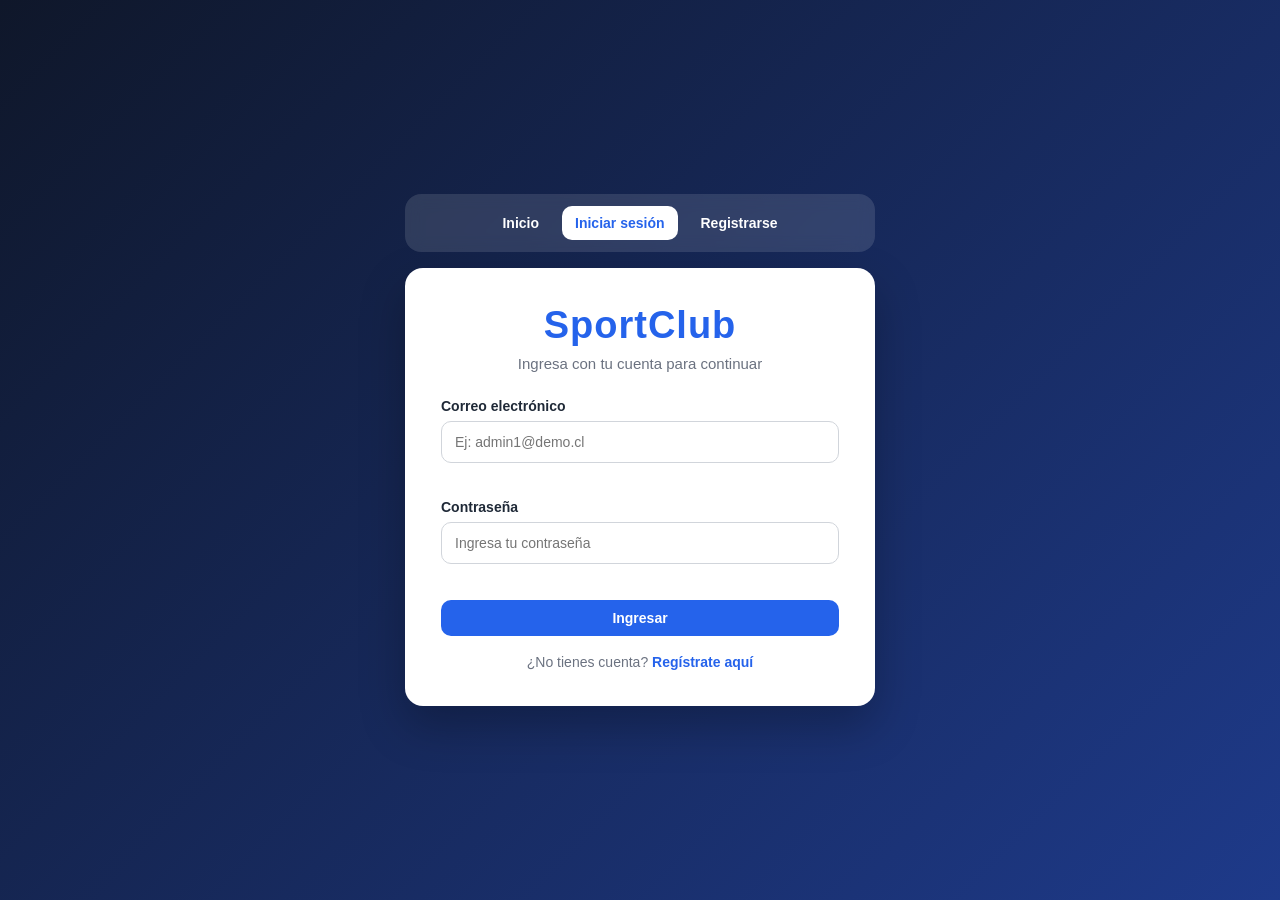
<file: dashboard.html>
<!DOCTYPE html>
<html lang="es">
<head>
    <meta charset="UTF-8">
    <meta name="viewport" content="width=device-width, initial-scale=1.0">
    <title>Dashboard - SportClub</title>
    <link rel="stylesheet" href="./css/style.css">
</head>
<body>

    <div class="layout">
        <aside class="sidebar">
            <div class="sidebar-brand">SportClub</div>

            <div class="sidebar-user">
                <div class="avatar-mini" id="avatarText">U</div>
                <div>
                    <h4 id="sidebarName">Usuario</h4>
                    <p id="sidebarRole">Rol</p>
                </div>
            </div>

            <nav class="menu">
                <a href="./dashboard.html" class="active">🏠 Dashboard</a>
                <a href="./users.html" class="admin-only">👥 Usuarios</a>
                <a href="./deportes.html" class="admin-only">🏅 Deportes</a>
                <a href="./equipos.html" class="admin-only">👕 Equipos</a>
                <a href="./entrenamientos.html" class="admin-only">📅 Entrenamientos</a>
                <a href="./reportes.html" class="admin-only">📊 Reportes</a>
                <div class="menu-divider"></div>
                <a href="./perfil.html">👤 Perfil</a>
            </nav>

            <div class="logout-area">
                <button id="logoutBtn" class="logout-btn">🚪 Cerrar sesión</button>
            </div>
        </aside>

        <main class="main">
            <header class="topbar">
                <h2>Sistema Deportivo</h2>
                <div id="topbarUser" class="topbar-user"></div>
            </header>

            <section class="content">
                <div class="page-header">
                    <div class="page-title">
                        <h1>Dashboard</h1>
                        <p>Panel principal de administración SportClub</p>
                    </div>
                </div>

                <div class="admin-summary">
                    <div class="summary-card">
                        <span>Usuarios</span>
                        <strong id="usersCount">0</strong>
                        <p>Total de cuentas registradas</p>
                    </div>

                    <div class="summary-card">
                        <span>Deportes</span>
                        <strong id="sportsCount">0</strong>
                        <p>Disciplinas disponibles</p>
                    </div>

                    <div class="summary-card">
                        <span>Equipos</span>
                        <strong id="teamsCount">0</strong>
                        <p>Equipos creados</p>
                    </div>

                    <div class="summary-card">
                        <span>Entrenamientos</span>
                        <strong id="trainingsCount">0</strong>
                        <p>Sesiones registradas</p>
                    </div>
                </div>

                <div class="grid-3">
                    <div class="stat-card">
                        <h3>Gestión de Usuarios</h3>
                        <p>Crear, editar, eliminar y revisar cuentas activas o desactivadas.</p>
                        <br>
                        <a href="./users.html" class="admin-only">
                            <button class="btn btn-primary">Ir a usuarios</button>
                        </a>
                    </div>

                    <div class="stat-card">
                        <h3>Entrenamientos</h3>
                        <p>Organiza sesiones por deporte, equipo, fecha y duración.</p>
                        <br>
                        <a href="./entrenamientos.html" class="admin-only">
                            <button class="btn btn-success">Ir a entrenamientos</button>
                        </a>
                    </div>

                    <div class="stat-card">
                        <h3>Reportes Mensuales</h3>
                        <p>Consulta estadísticas por mes de usuarios, equipos y entrenamientos.</p>
                        <br>
                        <a href="./reportes.html" class="admin-only">
                            <button class="btn btn-warning">Ver reportes</button>
                        </a>
                    </div>
                </div>

                <br>

                <div class="card">
                    <div class="card-header">
                        <h3>Resumen del sistema</h3>
                    </div>

                    <p>
                        Este panel permite administrar usuarios, deportes, equipos,
                        entrenamientos y reportes del sistema SportClub.
                    </p>
                </div>
            </section>
        </main>
    </div>

    <script src="./js/common.js"></script>
    <script src="./js/adminData.js"></script>
    <script src="./js/dashboard.js"></script>
</body>
</html>
</file>
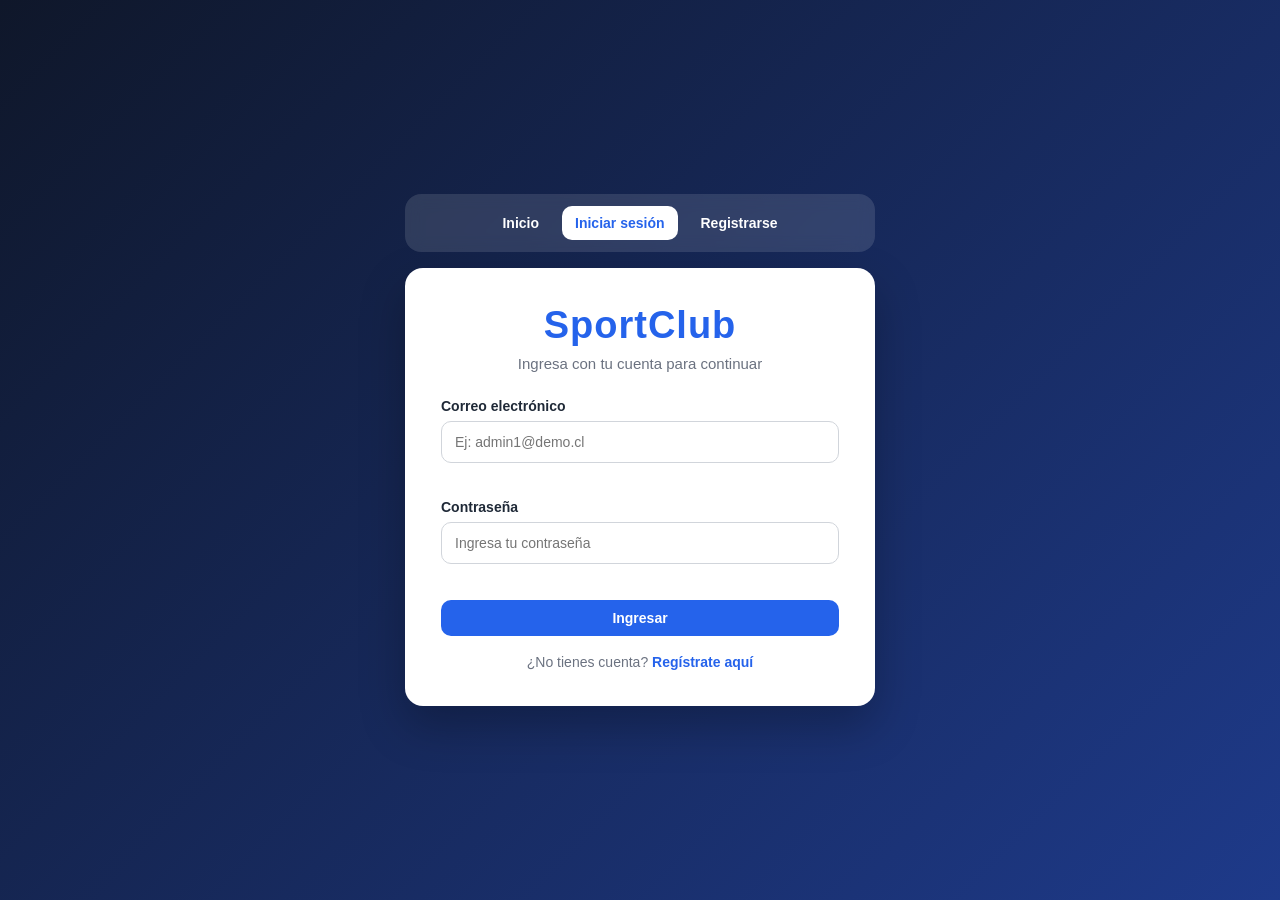
<file: deportes.html>
<!DOCTYPE html>
<html lang="es">
<head>
    <meta charset="UTF-8">
    <meta name="viewport" content="width=device-width, initial-scale=1.0">
    <title>Deportes - SportClub</title>
    <link rel="stylesheet" href="./css/style.css">
</head>
<body>

    <div class="layout">
        <aside class="sidebar">
            <div class="sidebar-brand">SportClub</div>

            <div class="sidebar-user">
                <div class="avatar-mini" id="avatarText">U</div>
                <div>
                    <h4 id="sidebarName">Usuario</h4>
                    <p id="sidebarRole">Rol</p>
                </div>
            </div>

            <nav class="menu">
                <a href="./dashboard.html">🏠 Dashboard</a>
                <a href="./users.html" class="admin-only">👥 Usuarios</a>
                <a href="./deportes.html" class="active admin-only">🏅 Deportes</a>
                <a href="./equipos.html" class="admin-only">👕 Equipos</a>
                <a href="./entrenamientos.html" class="admin-only">📅 Entrenamientos</a>
                <a href="./reportes.html" class="admin-only">📊 Reportes</a>
                <div class="menu-divider"></div>
                <a href="./perfil.html">👤 Perfil</a>
            </nav>

            <div class="logout-area">
                <button id="logoutBtn" class="logout-btn">🚪 Cerrar sesión</button>
            </div>
        </aside>

        <main class="main">
            <header class="topbar">
                <h2>Sistema Deportivo</h2>
                <div id="topbarUser" class="topbar-user"></div>
            </header>

            <section class="content">
                <div class="page-header">
                    <div class="page-title">
                        <h1>Deportes</h1>
                        <p>Administra las disciplinas deportivas disponibles</p>
                    </div>

                    <button id="newSportBtn" class="btn btn-primary">➕ Nuevo Deporte</button>
                </div>

                <div id="sportsMessage" class="message"></div>

                <div class="module-grid">
                    <div class="card">
                        <div class="card-header">
                            <h3>Lista de Deportes</h3>
                        </div>

                        <div class="table-responsive">
                            <table class="table">
                                <thead>
                                    <tr>
                                        <th>ID</th>
                                        <th>Nombre</th>
                                        <th>Categoría</th>
                                        <th>Estado</th>
                                        <th>Fecha registro</th>
                                        <th>Acciones</th>
                                    </tr>
                                </thead>
                                <tbody id="sportsTableBody">
                                    <tr>
                                        <td colspan="6">Cargando deportes...</td>
                                    </tr>
                                </tbody>
                            </table>
                        </div>
                    </div>

                    <div id="sportFormCard" class="card hidden">
                        <div class="card-header">
                            <h3 id="sportFormTitle">Nuevo Deporte</h3>
                        </div>

                        <form id="sportForm">
                            <input type="hidden" id="sportId">

                            <div class="form-group">
                                <label for="sportName">Nombre del deporte</label>
                                <input class="form-control" type="text" id="sportName" placeholder="Ej: Vóleibol">
                                <small id="sportNameError" class="error-text"></small>
                            </div>

                            <div class="form-group">
                                <label for="sportCategory">Categoría</label>
                                <select class="form-control" id="sportCategory">
                                    <option value="Colectivo">Colectivo</option>
                                    <option value="Individual">Individual</option>
                                    <option value="Mixto">Mixto</option>
                                </select>
                                <small id="sportCategoryError" class="error-text"></small>
                            </div>

                            <div class="form-group">
                                <label for="sportStatus">Estado</label>
                                <select class="form-control" id="sportStatus">
                                    <option value="active">Activo</option>
                                    <option value="inactive">Inactivo</option>
                                </select>
                                <small id="sportStatusError" class="error-text"></small>
                            </div>

                            <div class="form-actions">
                                <button type="button" id="cancelSportBtn" class="btn btn-secondary">Cancelar</button>
                                <button type="submit" class="btn btn-success">💾 Guardar</button>
                            </div>
                        </form>
                    </div>
                </div>

                <div class="info-box">
                    <strong>Información</strong>
                    <br>
                    Los deportes se utilizan para crear equipos y entrenamientos.
                </div>
            </section>
        </main>
    </div>

    <script src="./js/common.js"></script>
    <script src="./js/adminData.js"></script>
    <script src="./js/deportes.js"></script>
</body>
</html>
</file>
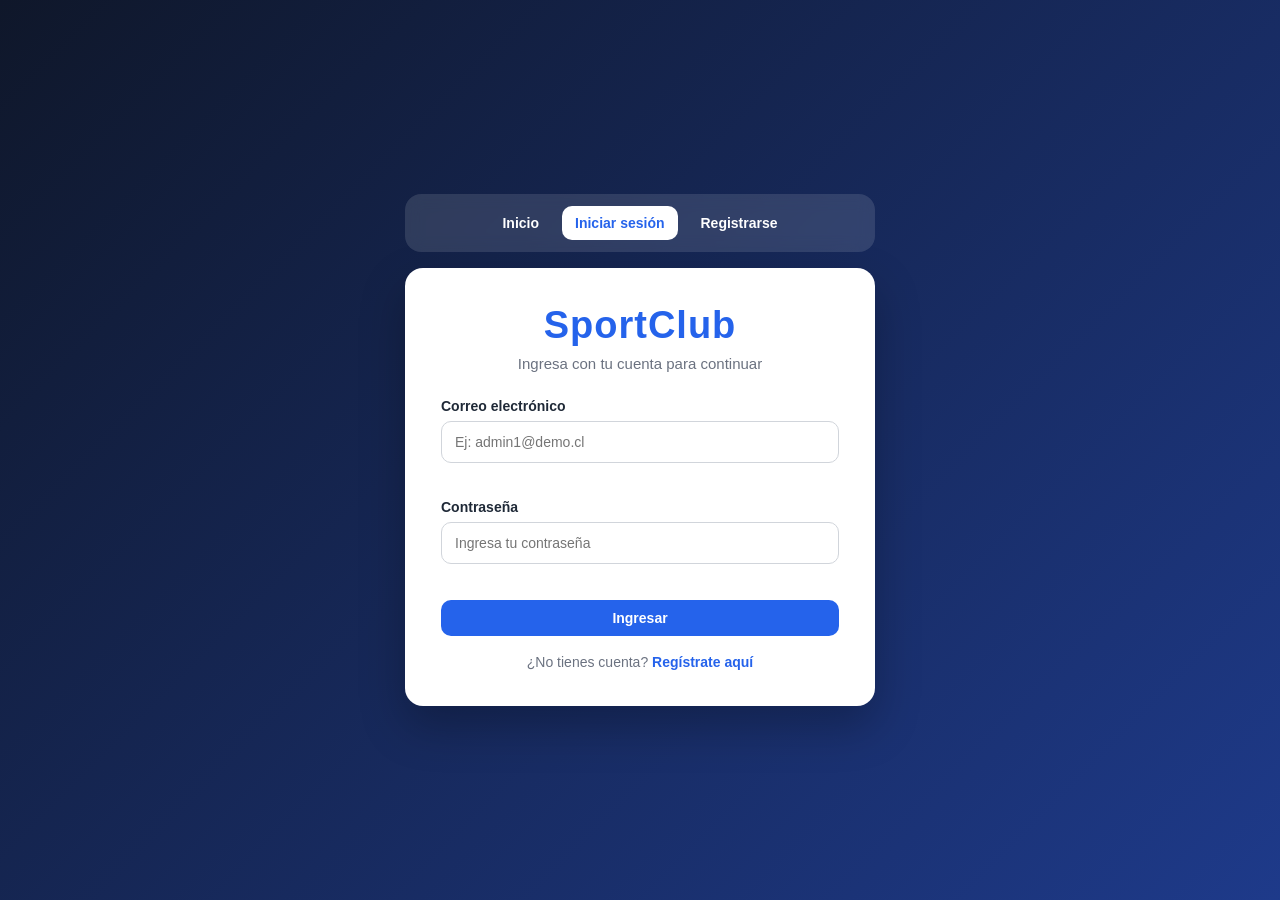
<file: entrenamientos.html>
<!DOCTYPE html>
<html lang="es">
<head>
    <meta charset="UTF-8">
    <meta name="viewport" content="width=device-width, initial-scale=1.0">
    <title>Entrenamientos - SportClub</title>
    <link rel="stylesheet" href="./css/style.css">
</head>
<body>

    <div class="layout">
        <aside class="sidebar">
            <div class="sidebar-brand">SportClub</div>

            <div class="sidebar-user">
                <div class="avatar-mini" id="avatarText">U</div>
                <div>
                    <h4 id="sidebarName">Usuario</h4>
                    <p id="sidebarRole">Rol</p>
                </div>
            </div>

            <nav class="menu">
                <a href="./dashboard.html">🏠 Dashboard</a>
                <a href="./users.html" class="admin-only">👥 Usuarios</a>
                <a href="./deportes.html" class="admin-only">🏅 Deportes</a>
                <a href="./equipos.html" class="admin-only">👕 Equipos</a>
                <a href="./entrenamientos.html" class="active admin-only">📅 Entrenamientos</a>
                <a href="./reportes.html" class="admin-only">📊 Reportes</a>
                <div class="menu-divider"></div>
                <a href="./perfil.html">👤 Perfil</a>
            </nav>

            <div class="logout-area">
                <button id="logoutBtn" class="logout-btn">🚪 Cerrar sesión</button>
            </div>
        </aside>

        <main class="main">
            <header class="topbar">
                <h2>Sistema Deportivo</h2>
                <div id="topbarUser" class="topbar-user"></div>
            </header>

            <section class="content">
                <div class="page-header">
                    <div class="page-title">
                        <h1>Entrenamientos</h1>
                        <p>Programa sesiones de entrenamiento para los equipos</p>
                    </div>

                    <button id="newTrainingBtn" class="btn btn-primary">➕ Nuevo Entrenamiento</button>
                </div>

                <div id="trainingsMessage" class="message"></div>

                <div class="module-grid">
                    <div class="card">
                        <div class="card-header">
                            <h3>Lista de Entrenamientos</h3>
                        </div>

                        <div class="table-responsive">
                            <table class="table">
                                <thead>
                                    <tr>
                                        <th>ID</th>
                                        <th>Título</th>
                                        <th>Equipo</th>
                                        <th>Deporte</th>
                                        <th>Fecha</th>
                                        <th>Hora</th>
                                        <th>Estado</th>
                                        <th>Acciones</th>
                                    </tr>
                                </thead>

                                <tbody id="trainingsTableBody">
                                    <tr>
                                        <td colspan="8">Cargando entrenamientos...</td>
                                    </tr>
                                </tbody>
                            </table>
                        </div>
                    </div>

                    <div id="trainingFormCard" class="card hidden">
                        <div class="card-header">
                            <h3 id="trainingFormTitle">Nuevo Entrenamiento</h3>
                        </div>

                        <form id="trainingForm">
                            <input type="hidden" id="trainingId">

                            <div class="form-group">
                                <label for="trainingTitle">Título</label>
                                <input class="form-control" type="text" id="trainingTitle" placeholder="Ej: Entrenamiento físico">
                            </div>

                            <div class="form-group">
                                <label for="trainingTeam">Equipo</label>
                                <select class="form-control" id="trainingTeam"></select>
                            </div>

                            <div class="form-group">
                                <label for="trainingDate">Fecha</label>
                                <input class="form-control" type="date" id="trainingDate">
                            </div>

                            <div class="form-group">
                                <label for="trainingHour">Hora</label>
                                <input class="form-control" type="time" id="trainingHour">
                            </div>

                            <div class="form-group">
                                <label for="trainingDuration">Duración en minutos</label>
                                <input class="form-control" type="number" id="trainingDuration" min="30" placeholder="Ej: 90">
                            </div>

                            <div class="form-group">
                                <label for="trainingStatus">Estado</label>
                                <select class="form-control" id="trainingStatus">
                                    <option value="scheduled">Programado</option>
                                    <option value="completed">Realizado</option>
                                    <option value="cancelled">Cancelado</option>
                                </select>
                            </div>

                            <div class="form-actions">
                                <button type="button" id="cancelTrainingBtn" class="btn btn-secondary">Cancelar</button>
                                <button type="submit" class="btn btn-success">💾 Guardar</button>
                            </div>
                        </form>
                    </div>
                </div>

                <div class="info-box">
                    <strong>Información</strong>
                    <br>
                    Los entrenamientos se usan para generar reportes mensuales.
                </div>
            </section>
        </main>
    </div>

    <script src="./js/common.js"></script>
    <script src="./js/adminData.js"></script>
    <script src="./js/entrenamientos.js"></script>
</body>
</html>
</file>
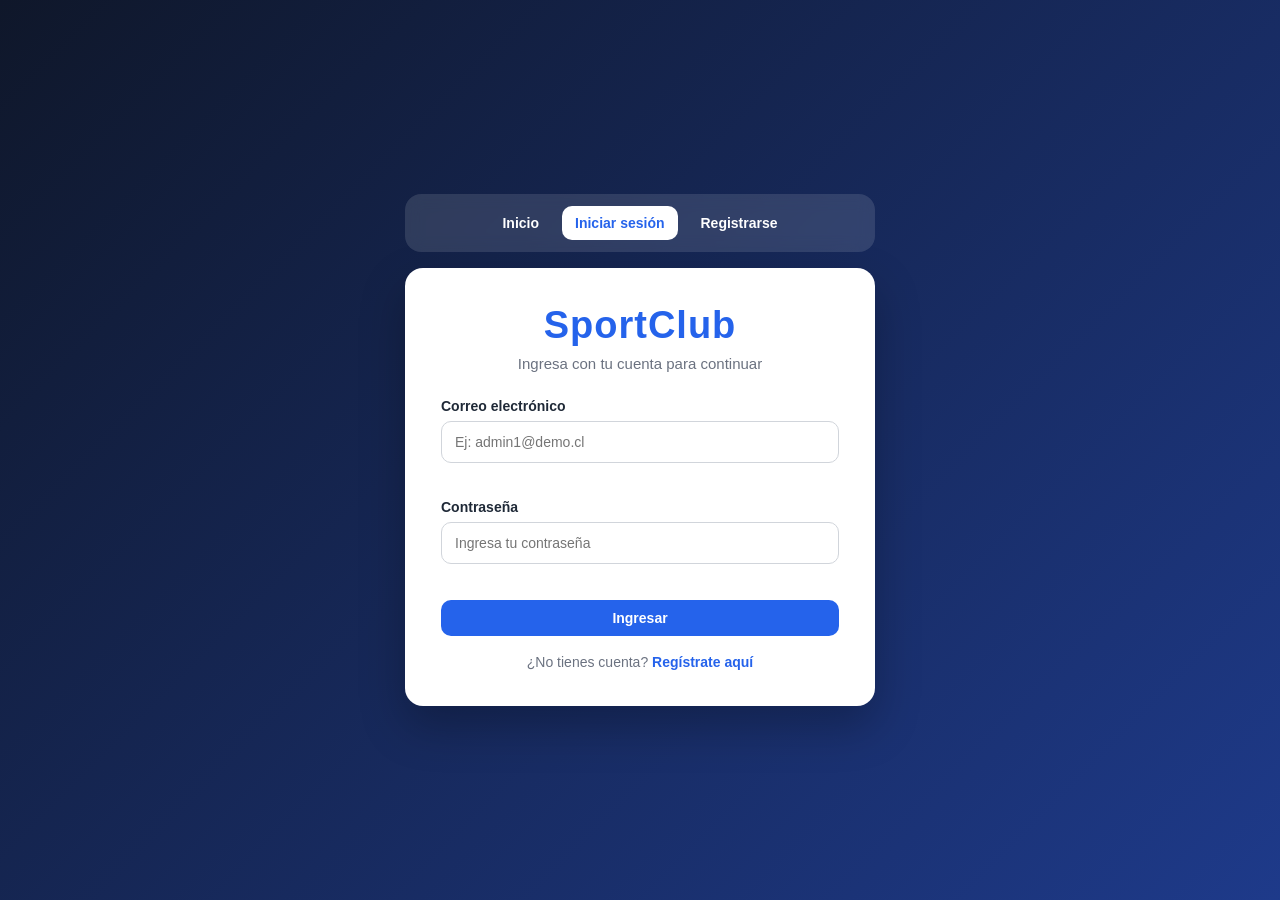
<file: equipos.html>
<!DOCTYPE html>
<html lang="es">
<head>
    <meta charset="UTF-8">
    <meta name="viewport" content="width=device-width, initial-scale=1.0">
    <title>Equipos - SportClub</title>
    <link rel="stylesheet" href="./css/style.css">
</head>
<body>

    <div class="layout">
        <aside class="sidebar">
            <div class="sidebar-brand">SportClub</div>

            <div class="sidebar-user">
                <div class="avatar-mini" id="avatarText">U</div>
                <div>
                    <h4 id="sidebarName">Usuario</h4>
                    <p id="sidebarRole">Rol</p>
                </div>
            </div>

            <nav class="menu">
                <a href="./dashboard.html">🏠 Dashboard</a>
                <a href="./users.html" class="admin-only">👥 Usuarios</a>
                <a href="./deportes.html" class="admin-only">🏅 Deportes</a>
                <a href="./equipos.html" class="active admin-only">👕 Equipos</a>
                <a href="./entrenamientos.html" class="admin-only">📅 Entrenamientos</a>
                <a href="./reportes.html" class="admin-only">📊 Reportes</a>
                <div class="menu-divider"></div>
                <a href="./perfil.html">👤 Perfil</a>
            </nav>

            <div class="logout-area">
                <button id="logoutBtn" class="logout-btn">🚪 Cerrar sesión</button>
            </div>
        </aside>

        <main class="main">
            <header class="topbar">
                <h2>Sistema Deportivo</h2>
                <div id="topbarUser" class="topbar-user"></div>
            </header>

            <section class="content">
                <div class="page-header">
                    <div class="page-title">
                        <h1>Equipos</h1>
                        <p>Administra los equipos deportivos</p>
                    </div>

                    <button id="newTeamBtn" class="btn btn-primary">➕ Nuevo Equipo</button>
                </div>

                <div id="teamsMessage" class="message"></div>

                <div class="module-grid">
                    <div class="card">
                        <div class="card-header">
                            <h3>Lista de Equipos</h3>
                        </div>

                        <div class="table-responsive">
                            <table class="table">
                                <thead>
                                    <tr>
                                        <th>ID</th>
                                        <th>Equipo</th>
                                        <th>Deporte</th>
                                        <th>Entrenador</th>
                                        <th>Integrantes</th>
                                        <th>Estado</th>
                                        <th>Acciones</th>
                                    </tr>
                                </thead>

                                <tbody id="teamsTableBody">
                                    <tr>
                                        <td colspan="7">Cargando equipos...</td>
                                    </tr>
                                </tbody>
                            </table>
                        </div>
                    </div>

                    <div id="teamFormCard" class="card hidden">
                        <div class="card-header">
                            <h3 id="teamFormTitle">Nuevo Equipo</h3>
                        </div>

                        <form id="teamForm">
                            <input type="hidden" id="teamId">

                            <div class="form-group">
                                <label for="teamName">Nombre del equipo</label>
                                <input class="form-control" type="text" id="teamName" placeholder="Ej: Equipo Azul">
                                <small id="teamNameError" class="error-text"></small>
                            </div>

                            <div class="form-group">
                                <label for="teamSport">Deporte</label>
                                <select class="form-control" id="teamSport"></select>
                                <small id="teamSportError" class="error-text"></small>
                            </div>

                            <div class="form-group">
                                <label for="teamCoach">Entrenador</label>
                                <input class="form-control" type="text" id="teamCoach" placeholder="Ej: Carlos Ruiz">
                                <small id="teamCoachError" class="error-text"></small>
                            </div>

                            <div class="form-group">
                                <label for="teamMembers">Cantidad de integrantes</label>
                                <input class="form-control" type="number" id="teamMembers" min="1" placeholder="Ej: 12">
                                <small id="teamMembersError" class="error-text"></small>
                            </div>

                            <div class="form-group">
                                <label for="teamStatus">Estado</label>
                                <select class="form-control" id="teamStatus">
                                    <option value="active">Activo</option>
                                    <option value="inactive">Inactivo</option>
                                </select>
                                <small id="teamStatusError" class="error-text"></small>
                            </div>

                            <div class="form-actions">
                                <button type="button" id="cancelTeamBtn" class="btn btn-secondary">Cancelar</button>
                                <button type="submit" class="btn btn-success">💾 Guardar</button>
                            </div>
                        </form>
                    </div>
                </div>

                <div class="info-box">
                    <strong>Información</strong>
                    <br>
                    Los equipos permiten organizar los entrenamientos por deporte y entrenador.
                </div>
            </section>
        </main>
    </div>

    <script src="./js/common.js"></script>
    <script src="./js/adminData.js"></script>
    <script src="./js/equipos.js"></script>
</body>
</html>
</file>
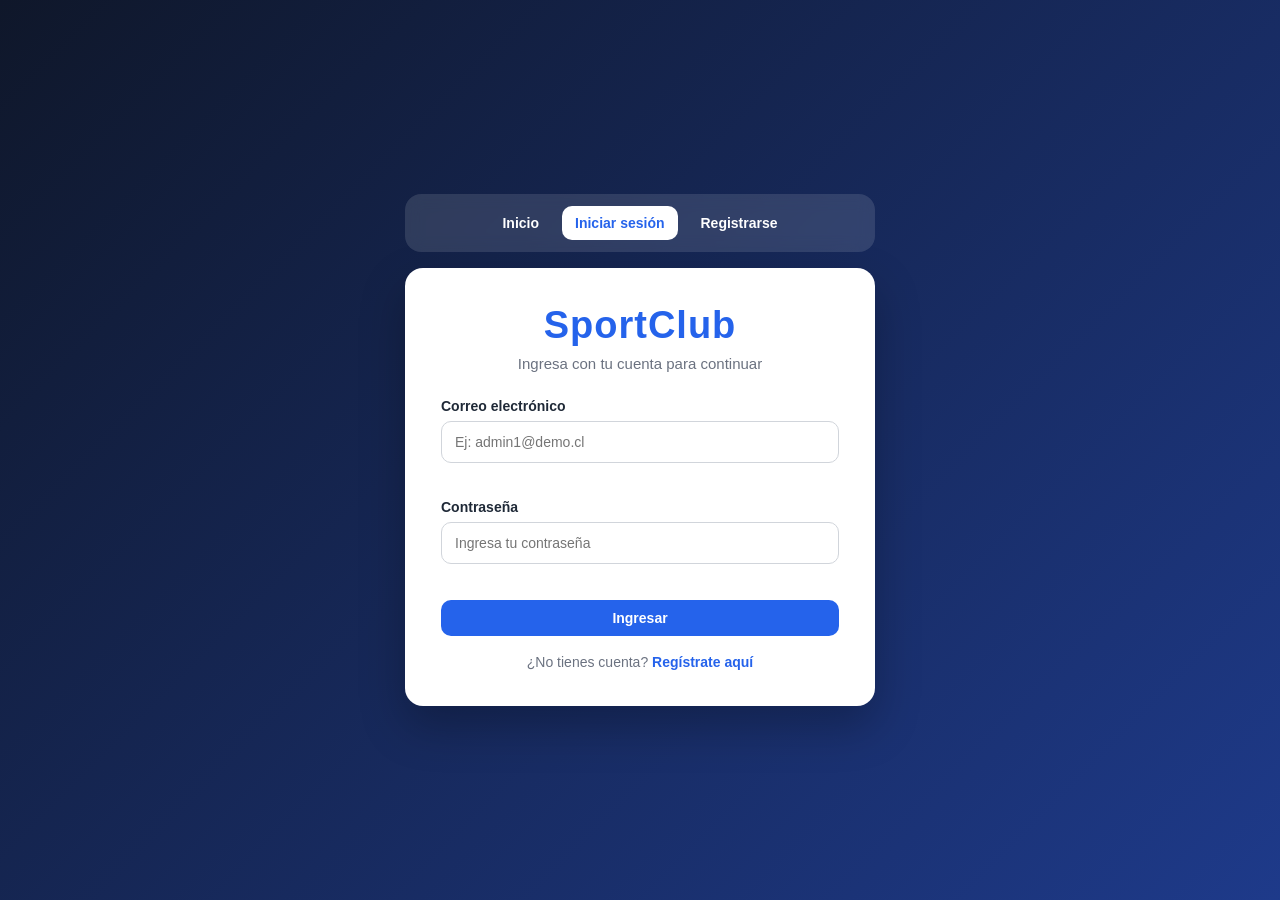
<file: login.html>
<!DOCTYPE html>
<html lang="es">
<head>
    <meta charset="UTF-8">
    <meta name="viewport" content="width=device-width, initial-scale=1.0">
    <title>Login - SportClub</title>
    <link rel="stylesheet" href="./css/style.css">
</head>
<body class="auth-body">

    <div class="auth-wrapper">
        <nav class="auth-nav">
            <a href="./index.html">Inicio</a>
            <a href="./login.html" class="active">Iniciar sesión</a>
            <a href="./register.html">Registrarse</a>
        </nav>

        <div class="auth-card">
            <div class="logo-box">
                <h1>SportClub</h1>
                <p>Ingresa con tu cuenta para continuar</p>
            </div>

            <div id="loginMessage" class="message"></div>

            <form id="loginForm">
                <div class="form-group">
                    <label for="email">Correo electrónico</label>
                    <input class="form-control" type="email" id="email" placeholder="Ej: admin1@demo.cl">
                    <small id="emailError" class="error-text"></small>
                </div>

                <div class="form-group">
                    <label for="password">Contraseña</label>
                    <input class="form-control" type="password" id="password" placeholder="Ingresa tu contraseña">
                    <small id="passwordError" class="error-text"></small>
                </div>

                <button class="btn btn-primary btn-full" type="submit">Ingresar</button>
            </form>

            <div class="auth-link">
                ¿No tienes cuenta? <a href="./register.html">Regístrate aquí</a>
            </div>
        </div>
    </div>

    <script src="./js/common.js"></script>
    <script src="./js/login.js"></script>
</body>
</html>
</file>
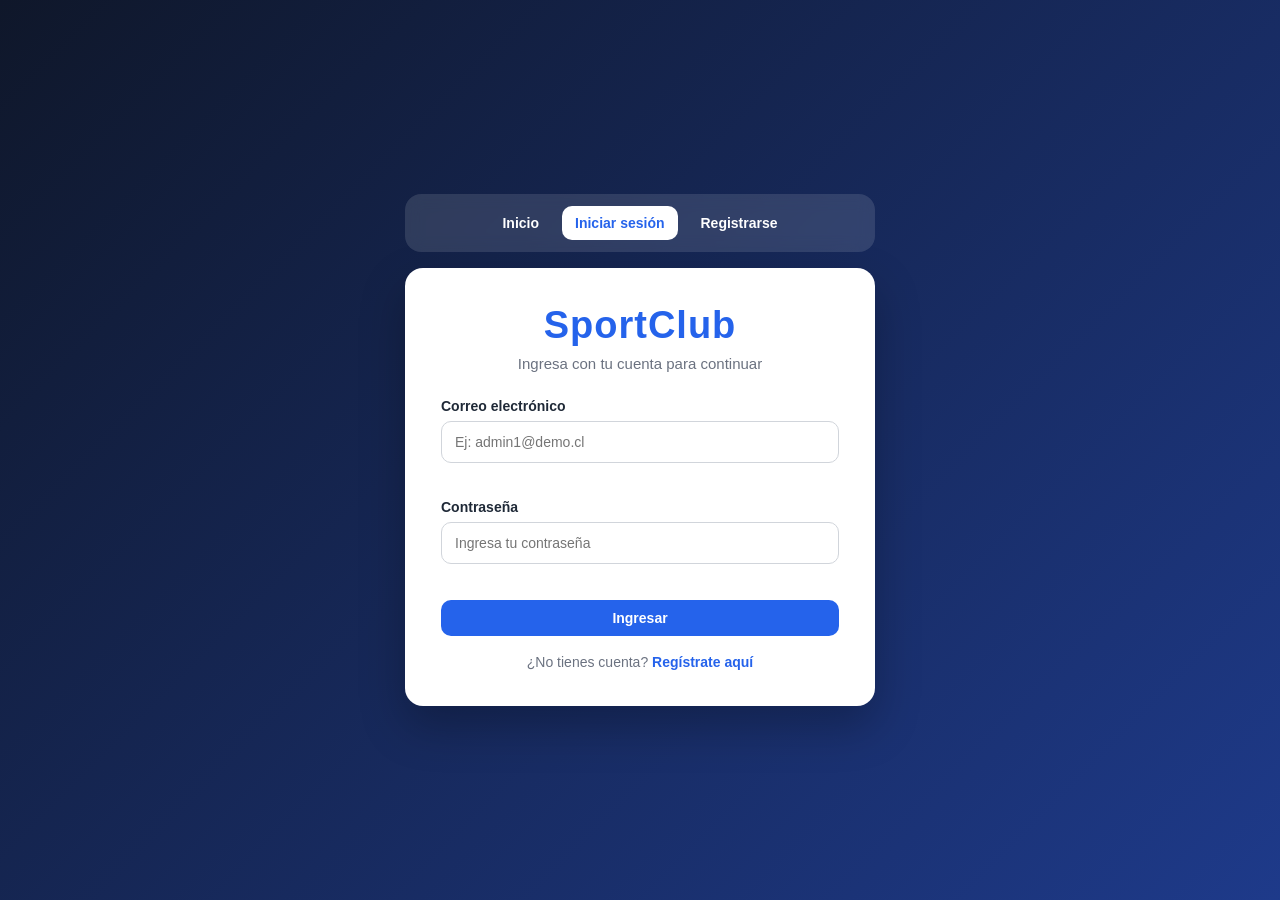
<file: perfil.html>
<!DOCTYPE html>
<html lang="es">
<head>
    <meta charset="UTF-8">
    <meta name="viewport" content="width=device-width, initial-scale=1.0">
    <title>Mi Perfil - SportClub</title>
    <link rel="stylesheet" href="./css/style.css">
</head>
<body>

    <div class="layout">
        <aside class="sidebar">
            <div class="sidebar-brand">SportClub</div>

            <div class="sidebar-user">
                <div class="avatar-mini" id="avatarText">U</div>
                <div>
                    <h4 id="sidebarName">Usuario</h4>
                    <p id="sidebarRole">Rol</p>
                </div>
            </div>

            <nav class="menu">
                <a href="./dashboard.html" class="admin-only">🏠 Dashboard</a>
                <a href="./users.html" class="admin-only">👥 Usuarios</a>
                <a href="./deportes.html" class="admin-only">🏅 Deportes</a>
                <a href="./equipos.html" class="admin-only">👕 Equipos</a>
                <a href="./entrenamientos.html" class="admin-only">📅 Entrenamientos</a>
                <a href="./reportes.html" class="admin-only">📊 Reportes</a>

                <div class="menu-divider admin-only"></div>

                <a href="./perfil.html" class="active">👤 Perfil</a>
            </nav>

            <div class="logout-area">
                <button id="logoutBtn" class="logout-btn">🚪 Cerrar sesión</button>
            </div>
        </aside>

        <main class="main">
            <header class="topbar">
                <h2>Sistema Deportivo</h2>
                <div id="topbarUser" class="topbar-user"></div>
            </header>

            <section class="content">
                <div class="page-header">
                    <div class="page-title">
                        <h1>Mi Perfil</h1>
                        <p>Gestiona tu información personal</p>
                    </div>

                    <button id="editProfileBtn" class="btn btn-primary">✏️ Editar Perfil</button>
                </div>

                <div id="profileMessage" class="message"></div>

                <div class="profile-grid">
                    <div class="card profile-card">
                        <div class="avatar-large" id="profileInitial">U</div>

                        <h2 id="profileName">Usuario</h2>
                        <p>Usuario del sistema</p>

                        <div id="profileRoleBadge"></div>

                        <div class="profile-info">
                            <div class="profile-info-item">
                                <strong>Email</strong>
                                <span id="profileEmail">correo@demo.cl</span>
                            </div>

                            <div class="profile-info-item">
                                <strong>Fecha de nacimiento</strong>
                                <span id="profileBirthDate">Sin fecha</span>
                            </div>

                            <div class="profile-info-item">
                                <strong>Rol</strong>
                                <span id="profileRole">user</span>
                            </div>

                            <div class="profile-info-item">
                                <strong>Estado</strong>
                                <span id="profileStatus">activa</span>
                            </div>

                            <div class="profile-info-item">
                                <strong>Fecha de registro</strong>
                                <span id="profileCreatedAt">Sin fecha</span>
                            </div>
                        </div>
                    </div>

                    <div>
                        <div class="card">
                            <div class="card-header">
                                <h3>Datos personales</h3>
                            </div>

                            <form id="profileForm">
                                <div class="grid-2">
                                    <div class="form-group">
                                        <label for="fullName">Nombre completo</label>
                                        <input class="form-control" type="text" id="fullName" disabled>
                                        <small id="fullNameError" class="error-text"></small>
                                    </div>

                                    <div class="form-group">
                                        <label for="email">Email</label>
                                        <input class="form-control" type="email" id="email" disabled>
                                        <small id="emailError" class="error-text"></small>
                                    </div>

                                    <div class="form-group">
                                        <label for="birthDate">Fecha de nacimiento</label>
                                        <input class="form-control" type="date" id="birthDate" disabled>
                                        <small id="birthDateError" class="error-text"></small>
                                    </div>

                                    <div class="form-group">
                                        <label for="favoriteSport">Deporte favorito</label>
                                        <input class="form-control" type="text" id="favoriteSport" placeholder="Ej: Fútbol" disabled>
                                        <small id="favoriteSportError" class="error-text"></small>
                                    </div>
                                </div>

                                <div class="form-group">
                                    <label for="metadata">Otros / Metadata</label>
                                    <textarea class="form-control" id="metadata" rows="4" placeholder="Intereses, habilidades, observaciones, etc." disabled></textarea>
                                    <small id="metadataError" class="error-text"></small>
                                </div>

                                <div id="profileActions" class="form-actions hidden">
                                    <button type="button" id="cancelProfileBtn" class="btn btn-secondary">Cancelar</button>
                                    <button type="submit" class="btn btn-success">✅ Guardar cambios</button>
                                </div>
                            </form>
                        </div>

                        <div class="card">
                            <div class="card-header">
                                <h3>Seguridad</h3>
                            </div>

                            <form id="passwordForm">
                                <div class="grid-2">
                                    <div class="form-group">
                                        <label for="currentPassword">Contraseña actual</label>
                                        <input class="form-control" type="password" id="currentPassword" placeholder="Ingresa tu contraseña actual">
                                        <small id="currentPasswordError" class="error-text"></small>
                                    </div>

                                    <div class="form-group">
                                        <label for="newPassword">Nueva contraseña</label>
                                        <input class="form-control" type="password" id="newPassword" placeholder="Mínimo 8 caracteres">
                                        <small id="newPasswordError" class="error-text"></small>
                                    </div>

                                    <div class="form-group">
                                        <label for="confirmNewPassword">Confirmar nueva contraseña</label>
                                        <input class="form-control" type="password" id="confirmNewPassword" placeholder="Repite la nueva contraseña">
                                        <small id="confirmNewPasswordError" class="error-text"></small>
                                    </div>
                                </div>

                                <div class="info-box">
                                    La contraseña debe tener al menos 8 caracteres y debe coincidir con la confirmación.
                                </div>

                                <div class="form-actions">
                                    <button type="submit" class="btn btn-primary">🔒 Actualizar contraseña</button>
                                </div>
                            </form>
                        </div>
                    </div>
                </div>

                <div class="info-box">
                    <strong>Información</strong>
                    <br>
                    En este módulo el usuario puede actualizar sus datos personales y cambiar su contraseña.
                    El correo electrónico y el rol permanecen bloqueados en el perfil.
                </div>
            </section>
        </main>
    </div>

    <script src="./js/common.js"></script>
    <script src="./js/perfil.js"></script>
</body>
</html>
</file>
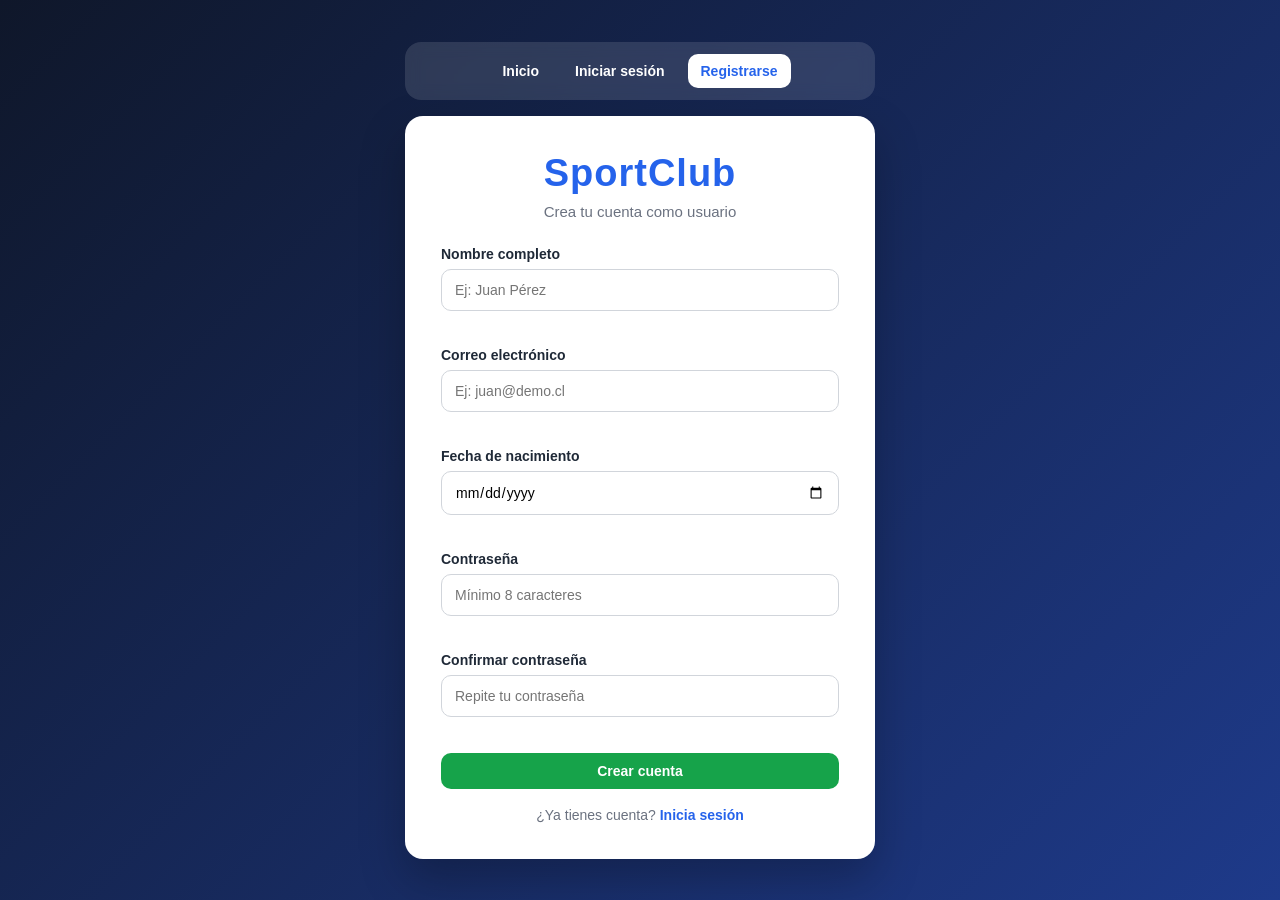
<file: register.html>
<!DOCTYPE html>
<html lang="es">
<head>
    <meta charset="UTF-8">
    <meta name="viewport" content="width=device-width, initial-scale=1.0">
    <title>Registro - SportClub</title>
    <link rel="stylesheet" href="./css/style.css">
</head>
<body class="auth-body">

    <div class="auth-wrapper">
        <nav class="auth-nav">
            <a href="./index.html">Inicio</a>
            <a href="./login.html">Iniciar sesión</a>
            <a href="./register.html" class="active">Registrarse</a>
        </nav>

        <div class="auth-card">
            <div class="logo-box">
                <h1>SportClub</h1>
                <p>Crea tu cuenta como usuario</p>
            </div>

            <div id="registerMessage" class="message"></div>

            <form id="registerForm">
                <div class="form-group">
                    <label for="fullName">Nombre completo</label>
                    <input class="form-control" type="text" id="fullName" placeholder="Ej: Juan Pérez">
                    <small id="fullNameError" class="error-text"></small>
                </div>

                <div class="form-group">
                    <label for="email">Correo electrónico</label>
                    <input class="form-control" type="email" id="email" placeholder="Ej: juan@demo.cl">
                    <small id="emailError" class="error-text"></small>
                </div>

                <div class="form-group">
                    <label for="birthDate">Fecha de nacimiento</label>
                    <input class="form-control" type="date" id="birthDate">
                    <small id="birthDateError" class="error-text"></small>
                </div>

                <div class="form-group">
                    <label for="password">Contraseña</label>
                    <input class="form-control" type="password" id="password" placeholder="Mínimo 8 caracteres">
                    <small id="passwordError" class="error-text"></small>
                </div>

                <div class="form-group">
                    <label for="confirmPassword">Confirmar contraseña</label>
                    <input class="form-control" type="password" id="confirmPassword" placeholder="Repite tu contraseña">
                    <small id="confirmPasswordError" class="error-text"></small>
                </div>

                <button class="btn btn-success btn-full" type="submit">Crear cuenta</button>
            </form>

            <div class="auth-link">
                ¿Ya tienes cuenta? <a href="./login.html">Inicia sesión</a>
            </div>
        </div>
    </div>

    <script src="./js/common.js"></script>
    <script src="./js/register.js"></script>
</body>
</html>
</file>
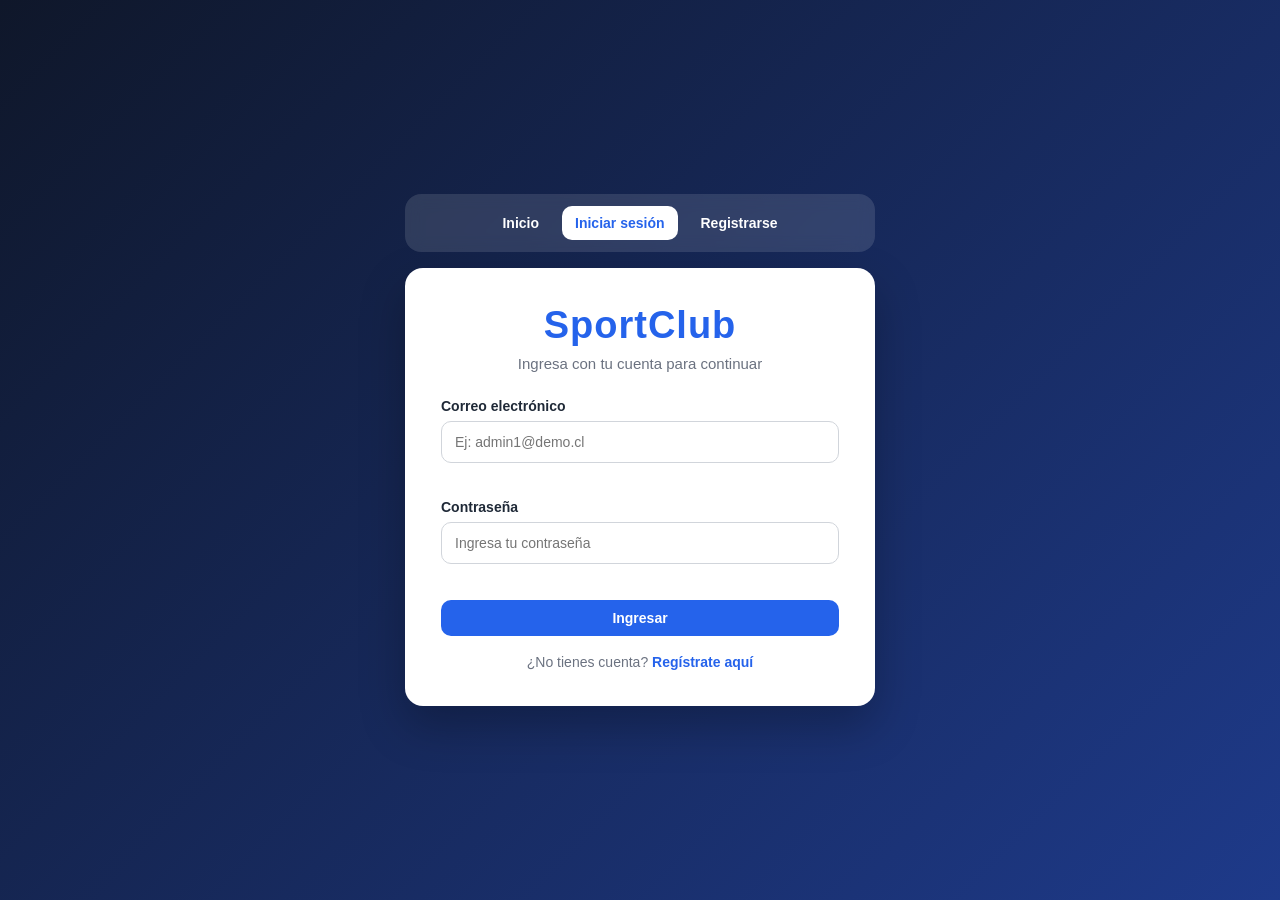
<file: reportes.html>
<!DOCTYPE html>
<html lang="es">
<head>
    <meta charset="UTF-8">
    <meta name="viewport" content="width=device-width, initial-scale=1.0">
    <title>Reportes - SportClub</title>
    <link rel="stylesheet" href="./css/style.css">
</head>
<body>

    <div class="layout">
        <aside class="sidebar">
            <div class="sidebar-brand">SportClub</div>

            <div class="sidebar-user">
                <div class="avatar-mini" id="avatarText">U</div>
                <div>
                    <h4 id="sidebarName">Usuario</h4>
                    <p id="sidebarRole">Rol</p>
                </div>
            </div>

            <nav class="menu">
                <a href="./dashboard.html">🏠 Dashboard</a>
                <a href="./users.html" class="admin-only">👥 Usuarios</a>
                <a href="./deportes.html" class="admin-only">🏅 Deportes</a>
                <a href="./equipos.html" class="admin-only">👕 Equipos</a>
                <a href="./entrenamientos.html" class="admin-only">📅 Entrenamientos</a>
                <a href="./reportes.html" class="active admin-only">📊 Reportes</a>
                <div class="menu-divider"></div>
                <a href="./perfil.html">👤 Perfil</a>
            </nav>

            <div class="logout-area">
                <button id="logoutBtn" class="logout-btn">🚪 Cerrar sesión</button>
            </div>
        </aside>

        <main class="main">
            <header class="topbar">
                <h2>Sistema Deportivo</h2>
                <div id="topbarUser" class="topbar-user"></div>
            </header>

            <section class="content">
                <div class="page-header">
                    <div class="page-title">
                        <h1>Reportes</h1>
                        <p>Consulta reportes mensuales del sistema</p>
                    </div>
                </div>

                <div class="card">
                    <div class="card-header">
                        <h3>Filtro del reporte</h3>
                    </div>

                    <div class="filter-row">
                        <div class="form-group">
                            <label for="reportMonth">Mes del reporte</label>
                            <input class="form-control" type="month" id="reportMonth">
                        </div>

                        <button id="generateReportBtn" class="btn btn-primary">📊 Generar reporte</button>
                    </div>
                </div>

                <div id="reportsMessage" class="message"></div>

                <div class="admin-summary">
                    <div class="summary-card">
                        <span>Usuarios</span>
                        <strong id="reportUsers">0</strong>
                        <p>Total de usuarios registrados</p>
                    </div>

                    <div class="summary-card">
                        <span>Cuentas activas</span>
                        <strong id="reportActiveUsers">0</strong>
                        <p>Usuarios habilitados</p>
                    </div>

                    <div class="summary-card">
                        <span>Equipos</span>
                        <strong id="reportTeams">0</strong>
                        <p>Equipos creados</p>
                    </div>

                    <div class="summary-card">
                        <span>Entrenamientos del mes</span>
                        <strong id="reportTrainings">0</strong>
                        <p>Sesiones programadas o realizadas</p>
                    </div>
                </div>

                <div class="module-grid">
                    <div class="card">
                        <div class="card-header">
                            <h3 id="reportTitle">Reporte mensual</h3>
                        </div>

                        <div class="report-box">
                            <h4>Resumen general</h4>
                            <ul class="report-list" id="summaryList"></ul>
                        </div>

                        <div class="report-box">
                            <h4>Distribución por rol</h4>
                            <ul class="report-list" id="rolesList"></ul>
                        </div>
                    </div>

                    <div class="card">
                        <div class="card-header">
                            <h3>Entrenamientos del mes</h3>
                        </div>

                        <div class="table-responsive">
                            <table class="table">
                                <thead>
                                    <tr>
                                        <th>Título</th>
                                        <th>Equipo</th>
                                        <th>Fecha</th>
                                        <th>Estado</th>
                                    </tr>
                                </thead>
                                <tbody id="monthlyTrainingsTable">
                                    <tr>
                                        <td colspan="4">Genera un reporte para ver datos</td>
                                    </tr>
                                </tbody>
                            </table>
                        </div>
                    </div>
                </div>

                <div class="info-box">
                    <strong>Información</strong>
                    <br>
                    Este reporte toma los usuarios desde la API del backend y los deportes, equipos y entrenamientos desde el almacenamiento local del frontend.
                </div>
            </section>
        </main>
    </div>

    <script src="./js/common.js"></script>
    <script src="./js/adminData.js"></script>
    <script src="./js/reportes.js"></script>
</body>
</html>
</file>
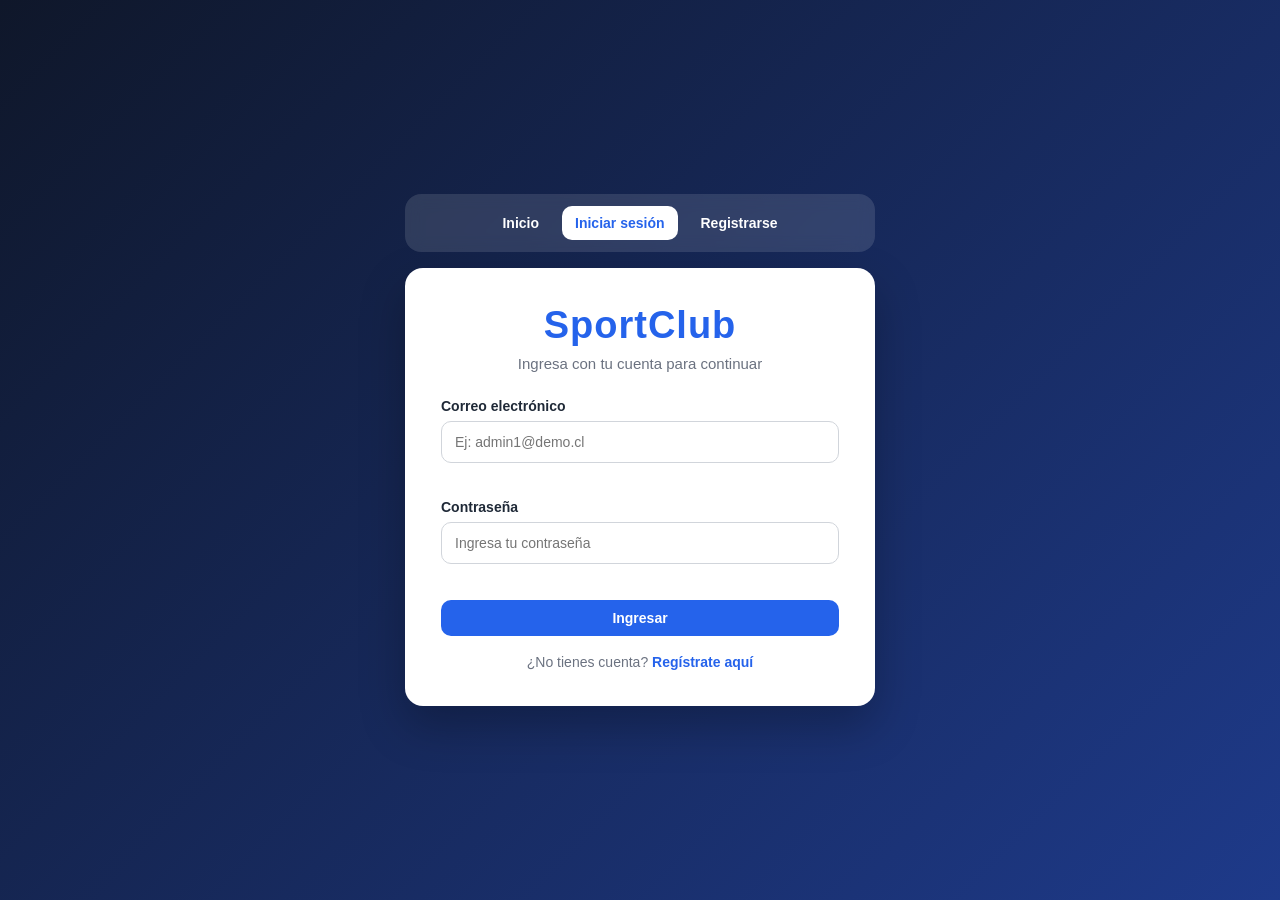
<file: users.html>
<!DOCTYPE html>
<html lang="es">
<head>
    <meta charset="UTF-8">
    <meta name="viewport" content="width=device-width, initial-scale=1.0">
    <title>Usuarios - SportClub</title>
    <link rel="stylesheet" href="./css/style.css">
</head>
<body>

    <div class="layout">
        <aside class="sidebar">
            <div class="sidebar-brand">SportClub</div>

            <div class="sidebar-user">
                <div class="avatar-mini" id="avatarText">U</div>
                <div>
                    <h4 id="sidebarName">Usuario</h4>
                    <p id="sidebarRole">Rol</p>
                </div>
            </div>

            <nav class="menu">
                <a href="./dashboard.html">🏠 Dashboard</a>
                <a href="./users.html" class="active admin-only">👥 Usuarios</a>
                <a href="./deportes.html" class="admin-only">🏅 Deportes</a>
                <a href="./equipos.html" class="admin-only">👕 Equipos</a>
                <a href="./entrenamientos.html" class="admin-only">📅 Entrenamientos</a>
                <a href="./reportes.html" class="admin-only">📊 Reportes</a>

                <div class="menu-divider"></div>

                <a href="./perfil.html">👤 Perfil</a>
            </nav>

            <div class="logout-area">
                <button id="logoutBtn" class="logout-btn">🚪 Cerrar sesión</button>
            </div>
        </aside>

        <main class="main">
            <header class="topbar">
                <h2>Sistema Deportivo</h2>
                <div id="topbarUser" class="topbar-user"></div>
            </header>

            <section class="content">
                <div class="page-header">
                    <div class="page-title">
                        <h1>Gestión de Usuarios</h1>
                        <p>Administra los usuarios del sistema</p>
                    </div>

                    <button id="newUserBtn" class="btn btn-primary">➕ Nuevo Usuario</button>
                </div>

                <div class="admin-summary">
                    <div class="summary-card">
                        <span>Total usuarios</span>
                        <strong id="totalUsersCount">0</strong>
                        <p>Cuentas registradas en el sistema</p>
                    </div>

                    <div class="summary-card">
                        <span>Cuentas activas</span>
                        <strong id="activeUsersCount">0</strong>
                        <p>Usuarios habilitados para ingresar</p>
                    </div>

                    <div class="summary-card">
                        <span>Cuentas desactivadas</span>
                        <strong id="inactiveUsersCount">0</strong>
                        <p>Usuarios marcados como desactivados</p>
                    </div>
                </div>

                <div id="usersMessage" class="message"></div>

                <div id="deleteBox" class="delete-box">
                    <strong>Confirmar eliminación</strong>
                    <p id="deleteText">¿Seguro que deseas eliminar este usuario?</p>

                    <div class="delete-box-actions">
                        <button id="confirmDeleteBtn" class="btn btn-danger">Sí, eliminar</button>
                        <button id="cancelDeleteBtn" class="btn btn-secondary">Cancelar</button>
                    </div>
                </div>

                <div class="card">
                    <div class="card-header">
                        <h3>Lista de Usuarios</h3>
                    </div>

                    <div class="table-responsive">
                        <table class="table">
                            <thead>
                                <tr>
                                    <th>ID</th>
                                    <th>Nombre completo</th>
                                    <th>Email</th>
                                    <th>Rol</th>
                                    <th>Estado</th>
                                    <th>Fecha registro</th>
                                    <th>Acciones</th>
                                </tr>
                            </thead>

                            <tbody id="usersTableBody">
                                <tr>
                                    <td colspan="7">Cargando usuarios...</td>
                                </tr>
                            </tbody>
                        </table>
                    </div>
                </div>

                <div id="userFormCard" class="card hidden">
                    <div class="card-header">
                        <h3 id="formTitle">Nuevo Usuario</h3>
                    </div>

                    <form id="userForm">
                        <input type="hidden" id="userId">

                        <div class="grid-2">
                            <div class="form-group">
                                <label for="fullName">Nombre completo</label>
                                <input class="form-control" type="text" id="fullName" placeholder="Ej: Juan Pérez">
                                <small id="fullNameError" class="error-text"></small>
                            </div>

                            <div class="form-group">
                                <label for="email">Email</label>
                                <input class="form-control" type="email" id="email" placeholder="Ej: juan@demo.cl">
                                <small id="emailError" class="error-text"></small>
                            </div>

                            <div class="form-group">
                                <label for="role">Rol</label>
                                <select class="form-control" id="role">
                                    <option value="user">user</option>
                                    <option value="coach">coach</option>
                                    <option value="admin">admin</option>
                                </select>
                                <small id="roleError" class="error-text"></small>
                            </div>

                            <div class="form-group">
                                <label for="accountStatus">Estado de cuenta</label>
                                <select class="form-control" id="accountStatus">
                                    <option value="active">Activa</option>
                                    <option value="inactive">Desactivada</option>
                                </select>
                                <small id="accountStatusError" class="error-text"></small>
                            </div>

                            <div class="form-group">
                                <label for="birthDate">Fecha de nacimiento</label>
                                <input class="form-control" type="date" id="birthDate">
                                <small id="birthDateError" class="error-text"></small>
                            </div>

                            <div class="form-group">
                                <label for="password">Contraseña</label>
                                <input class="form-control" type="password" id="password" placeholder="Mínimo 8 caracteres">
                                <small id="passwordError" class="error-text"></small>
                            </div>

                            <div class="form-group">
                                <label for="confirmPassword">Confirmar contraseña</label>
                                <input class="form-control" type="password" id="confirmPassword" placeholder="Repetir contraseña">
                                <small id="confirmPasswordError" class="error-text"></small>
                            </div>
                        </div>

                        <div class="form-actions">
                            <button type="button" id="cancelUserBtn" class="btn btn-secondary">Cancelar</button>
                            <button type="submit" class="btn btn-success">💾 Guardar cambios</button>
                        </div>
                    </form>
                </div>

                <div class="info-box">
                    <strong>Información</strong>
                    <br>
                    Desde este módulo el administrador puede crear, listar, editar y eliminar usuarios.
                    También puede ver si una cuenta está activa o desactivada. El estado se guarda dentro de la metadata del usuario.
                </div>
            </section>
        </main>
    </div>

    <script src="./js/common.js"></script>
    <script src="./js/users.js"></script>
</body>
</html>
</file>
<file: css/style.css>
:root {
    --primary: #2563eb;
    --primary-dark: #1d4ed8;
    --success: #16a34a;
    --danger: #dc2626;
    --warning: #f59e0b;
    --dark: #0f172a;
    --sidebar: #111827;
    --bg: #f4f7fb;
    --card: #ffffff;
    --border: #e5e7eb;
    --text: #1f2937;
    --muted: #6b7280;
    --shadow: 0 8px 25px rgba(15, 23, 42, 0.08);
    --radius: 14px;
}

* {
    margin: 0;
    padding: 0;
    box-sizing: border-box;
    font-family: "Segoe UI", Arial, sans-serif;
}

body {
    background: var(--bg);
    color: var(--text);
}

a {
    text-decoration: none;
}

button,
input,
select,
textarea {
    font-family: inherit;
}

/* ============================= */
/* LOGIN / REGISTER / INDEX */
/* ============================= */

.auth-body {
    min-height: 100vh;
    background: linear-gradient(135deg, #0f172a, #1e3a8a);
    display: flex;
    align-items: center;
    justify-content: center;
    padding: 24px;
}

.auth-wrapper {
    width: 100%;
    max-width: 470px;
}

.auth-nav {
    background: rgba(255, 255, 255, 0.12);
    padding: 12px;
    border-radius: 16px;
    margin-bottom: 16px;
    display: flex;
    justify-content: center;
    gap: 10px;
    backdrop-filter: blur(8px);
}

.auth-nav a {
    color: white;
    font-weight: 700;
    font-size: 14px;
    padding: 9px 13px;
    border-radius: 10px;
    transition: 0.2s;
}

.auth-nav a:hover,
.auth-nav a.active {
    background: white;
    color: var(--primary);
}

.auth-card {
    width: 100%;
    background: white;
    border-radius: 18px;
    padding: 36px;
    box-shadow: 0 20px 45px rgba(0, 0, 0, 0.25);
}

.logo-box {
    text-align: center;
    margin-bottom: 26px;
}

.logo-box h1 {
    font-size: 38px;
    color: var(--primary);
    letter-spacing: 1px;
    margin-bottom: 8px;
}

.logo-box p {
    color: var(--muted);
    font-size: 15px;
}

.auth-link {
    text-align: center;
    margin-top: 18px;
    color: var(--muted);
    font-size: 14px;
}

.auth-link a {
    color: var(--primary);
    font-weight: 700;
}

/* ============================= */
/* FORMULARIOS */
/* ============================= */

.form-group {
    margin-bottom: 16px;
}

.form-group label {
    display: block;
    font-size: 14px;
    font-weight: 700;
    margin-bottom: 7px;
}

.form-control {
    width: 100%;
    padding: 12px 13px;
    border: 1px solid #d1d5db;
    border-radius: 10px;
    outline: none;
    font-size: 14px;
    background: white;
    transition: 0.2s;
}

.form-control:focus {
    border-color: var(--primary);
    box-shadow: 0 0 0 3px rgba(37, 99, 235, 0.15);
}

.form-control.is-invalid {
    border-color: var(--danger);
    background: #fff7f7;
}

.form-control:disabled {
    background: #f3f4f6;
    color: #6b7280;
    cursor: not-allowed;
}

.error-text {
    display: block;
    color: var(--danger);
    font-size: 12px;
    margin-top: 5px;
    min-height: 15px;
}

.message {
    display: none;
    padding: 12px;
    border-radius: 10px;
    font-size: 14px;
    margin-bottom: 16px;
}

.message.success {
    display: block;
    background: #dcfce7;
    color: #166534;
    border: 1px solid #86efac;
}

.message.error {
    display: block;
    background: #fee2e2;
    color: #991b1b;
    border: 1px solid #fca5a5;
}

/* ============================= */
/* BOTONES */
/* ============================= */

.btn {
    border: none;
    border-radius: 10px;
    padding: 10px 14px;
    font-size: 14px;
    font-weight: 700;
    cursor: pointer;
    transition: 0.2s;
    display: inline-flex;
    align-items: center;
    justify-content: center;
    gap: 7px;
}

.btn:hover {
    opacity: 0.95;
    transform: translateY(-1px);
}

.btn-primary {
    background: var(--primary);
    color: white;
}

.btn-success {
    background: var(--success);
    color: white;
}

.btn-danger {
    background: var(--danger);
    color: white;
}

.btn-warning {
    background: var(--warning);
    color: white;
}

.btn-secondary {
    background: #e5e7eb;
    color: #374151;
}

.btn-full {
    width: 100%;
}

.btn-sm {
    padding: 7px 10px;
    font-size: 13px;
}

/* ============================= */
/* LAYOUT PRINCIPAL */
/* ============================= */

.layout {
    min-height: 100vh;
    display: flex;
}

.sidebar {
    width: 255px;
    background: var(--sidebar);
    color: white;
    display: flex;
    flex-direction: column;
    padding: 20px 16px;
}

.sidebar-brand {
    font-size: 22px;
    font-weight: 900;
    margin-bottom: 22px;
    padding: 0 8px;
    color: white;
}

.sidebar-user {
    display: flex;
    align-items: center;
    gap: 12px;
    border-bottom: 1px solid #374151;
    padding-bottom: 18px;
    margin-bottom: 18px;
}

.avatar-mini {
    width: 44px;
    height: 44px;
    border-radius: 50%;
    background: white;
    color: var(--primary);
    display: flex;
    align-items: center;
    justify-content: center;
    font-weight: 900;
    font-size: 18px;
}

.sidebar-user h4 {
    font-size: 14px;
    margin-bottom: 3px;
}

.sidebar-user p {
    font-size: 12px;
    color: #cbd5e1;
}

.menu {
    display: flex;
    flex-direction: column;
    gap: 7px;
}

.menu a,
.logout-btn {
    color: #d1d5db;
    padding: 11px 12px;
    border-radius: 10px;
    display: flex;
    align-items: center;
    gap: 9px;
    font-size: 14px;
    background: transparent;
    border: none;
    cursor: pointer;
    text-align: left;
    transition: 0.2s;
    border-left: 4px solid transparent;
}

.menu a:hover,
.menu a.active {
    background: var(--primary);
    color: white;
    border-left: 4px solid #93c5fd;
}

.logout-btn:hover {
    background: var(--danger);
    color: white;
    border-left: 4px solid #fecaca;
}

.menu-divider {
    height: 1px;
    background: #374151;
    margin: 10px 0;
}

.logout-area {
    margin-top: auto;
    padding-top: 18px;
    border-top: 1px solid #374151;
}

.main {
    flex: 1;
    min-width: 0;
}

.topbar {
    height: 64px;
    background: white;
    border-bottom: 1px solid var(--border);
    display: flex;
    align-items: center;
    justify-content: space-between;
    padding: 0 28px;
}

.topbar h2 {
    font-size: 18px;
}

.topbar-user {
    font-size: 14px;
    color: var(--muted);
}

.content {
    padding: 28px;
}

.page-header {
    display: flex;
    justify-content: space-between;
    align-items: center;
    gap: 16px;
    margin-bottom: 22px;
}

.page-title h1 {
    font-size: 28px;
    margin-bottom: 5px;
}

.page-title p {
    color: var(--muted);
    font-size: 14px;
}

/* ============================= */
/* CARDS / TABLAS */
/* ============================= */

.card {
    background: white;
    border-radius: var(--radius);
    padding: 22px;
    box-shadow: var(--shadow);
    border: 1px solid var(--border);
    margin-bottom: 22px;
}

.card-header {
    display: flex;
    align-items: center;
    justify-content: space-between;
    margin-bottom: 18px;
}

.card-header h3 {
    font-size: 18px;
}

.table-responsive {
    overflow-x: auto;
}

.table {
    width: 100%;
    border-collapse: collapse;
    background: white;
}

.table th,
.table td {
    padding: 13px 12px;
    text-align: left;
    border-bottom: 1px solid var(--border);
    font-size: 14px;
}

.table th {
    background: #f8fafc;
    color: #374151;
    font-weight: 800;
}

.table tr:hover {
    background: #f9fafb;
}

.actions {
    display: flex;
    gap: 8px;
}

.info-box {
    background: #eff6ff;
    color: #1e3a8a;
    border: 1px solid #bfdbfe;
    border-radius: var(--radius);
    padding: 18px;
    font-size: 14px;
    line-height: 1.6;
}

.form-actions {
    display: flex;
    justify-content: flex-end;
    gap: 10px;
    margin-top: 10px;
}

.hidden {
    display: none !important;
}

/* ============================= */
/* BADGES DE ROLES */
/* user → verde */
/* coach → azul */
/* admin → rojo */
/* ============================= */

.badge {
    display: inline-flex;
    align-items: center;
    justify-content: center;
    padding: 5px 9px;
    border-radius: 999px;
    font-size: 12px;
    font-weight: 800;
    text-transform: lowercase;
}

/* USER VERDE */
.badge-user {
    background: #dcfce7 !important;
    color: #166534 !important;
    border: 1px solid #86efac !important;
}

/* COACH AZUL */
.badge-coach {
    background: #dbeafe !important;
    color: #1d4ed8 !important;
    border: 1px solid #93c5fd !important;
}

/* ADMIN ROJO */
.badge-admin {
    background: #fee2e2 !important;
    color: #991b1b !important;
    border: 1px solid #fca5a5 !important;
}

/* ============================= */
/* BADGES DE ESTADOS */
/* ============================= */

.badge-active {
    background: #dcfce7;
    color: #166534;
    border: 1px solid #86efac;
}

.badge-inactive {
    background: #f3f4f6;
    color: #4b5563;
    border: 1px solid #d1d5db;
}

.badge-success {
    background: #dcfce7;
    color: #166534;
}

.badge-danger {
    background: #fee2e2;
    color: #991b1b;
}

.badge-warning {
    background: #fef3c7;
    color: #92400e;
}

.badge-blue {
    background: #dbeafe;
    color: #1d4ed8;
}

/* ============================= */
/* GRIDS / RESUMEN */
/* ============================= */

.grid-2 {
    display: grid;
    grid-template-columns: 1fr 1fr;
    gap: 16px;
}

.grid-3 {
    display: grid;
    grid-template-columns: repeat(3, 1fr);
    gap: 18px;
}

.admin-summary {
    display: grid;
    grid-template-columns: repeat(3, 1fr);
    gap: 18px;
    margin-bottom: 22px;
}

.summary-card {
    background: white;
    border: 1px solid var(--border);
    box-shadow: var(--shadow);
    border-radius: var(--radius);
    padding: 20px;
}

.summary-card span {
    display: block;
    font-size: 13px;
    color: var(--muted);
    margin-bottom: 6px;
}

.summary-card strong {
    font-size: 30px;
    color: var(--dark);
}

.summary-card p {
    font-size: 13px;
    color: var(--muted);
    margin-top: 6px;
}

.stat-card {
    background: white;
    padding: 24px;
    border-radius: var(--radius);
    box-shadow: var(--shadow);
    border: 1px solid var(--border);
}

.stat-card h3 {
    color: var(--primary);
    font-size: 18px;
    margin-bottom: 8px;
}

.stat-card p {
    color: var(--muted);
    font-size: 14px;
    line-height: 1.5;
}

.stat-number {
    font-size: 32px;
    font-weight: 900;
    margin-bottom: 6px;
    color: var(--dark);
}

/* ============================= */
/* USERS */
/* ============================= */

.delete-box {
    background: #fff7ed;
    color: #9a3412;
    border: 1px solid #fdba74;
    border-radius: var(--radius);
    padding: 16px;
    margin-bottom: 20px;
    display: none;
}

.delete-box.show {
    display: block;
}

.delete-box-actions {
    display: flex;
    gap: 10px;
    margin-top: 12px;
}

/* ============================= */
/* PERFIL */
/* ============================= */

.profile-grid {
    display: grid;
    grid-template-columns: 300px 1fr;
    gap: 22px;
}

.profile-card {
    text-align: center;
}

.avatar-large {
    width: 125px;
    height: 125px;
    border-radius: 50%;
    background: linear-gradient(135deg, var(--primary), #60a5fa);
    color: white;
    display: flex;
    align-items: center;
    justify-content: center;
    margin: 0 auto 16px;
    font-size: 46px;
    font-weight: 900;
}

.profile-card h2 {
    margin-bottom: 5px;
}

.profile-card p {
    color: var(--muted);
    margin-bottom: 12px;
}

.profile-info {
    margin-top: 22px;
    padding-top: 18px;
    border-top: 1px solid var(--border);
    text-align: left;
}

.profile-info-item {
    margin-bottom: 14px;
}

.profile-info-item strong {
    display: block;
    font-size: 13px;
    color: #374151;
    margin-bottom: 4px;
}

.profile-info-item span {
    color: var(--muted);
    font-size: 14px;
}

/* ============================= */
/* MODULOS EXTRA */
/* ============================= */

.section-title {
    font-size: 16px;
    font-weight: 800;
    color: #111827;
    margin-bottom: 14px;
}

.small-text {
    font-size: 13px;
    color: var(--muted);
}

.module-grid {
    display: grid;
    grid-template-columns: 1.4fr 0.8fr;
    gap: 22px;
}

.filter-row {
    display: flex;
    gap: 12px;
    align-items: end;
    margin-bottom: 18px;
    flex-wrap: wrap;
}

.filter-row .form-group {
    margin-bottom: 0;
    min-width: 200px;
}

.report-box {
    background: #f8fafc;
    border: 1px solid var(--border);
    border-radius: var(--radius);
    padding: 18px;
    margin-bottom: 18px;
}

.report-box h4 {
    margin-bottom: 10px;
    color: var(--primary);
}

.report-list {
    list-style: none;
}

.report-list li {
    padding: 9px 0;
    border-bottom: 1px solid var(--border);
    font-size: 14px;
}

.report-list li:last-child {
    border-bottom: none;
}

.empty-state {
    text-align: center;
    padding: 25px;
    color: var(--muted);
}

/* ============================= */
/* RESPONSIVE */
/* ============================= */

@media (max-width: 1000px) {
    .admin-summary {
        grid-template-columns: repeat(2, 1fr);
    }

    .module-grid {
        grid-template-columns: 1fr;
    }
}

@media (max-width: 900px) {
    .layout {
        flex-direction: column;
    }

    .sidebar {
        width: 100%;
    }

    .profile-grid,
    .grid-2,
    .grid-3 {
        grid-template-columns: 1fr;
    }

    .page-header {
        flex-direction: column;
        align-items: flex-start;
    }

    .topbar {
        flex-direction: column;
        height: auto;
        align-items: flex-start;
        gap: 5px;
        padding: 14px 20px;
    }
}

@media (max-width: 600px) {
    .admin-summary {
        grid-template-columns: 1fr;
    }

    .auth-card {
        padding: 26px;
    }

    .auth-nav {
        flex-direction: column;
    }
}
</file>
